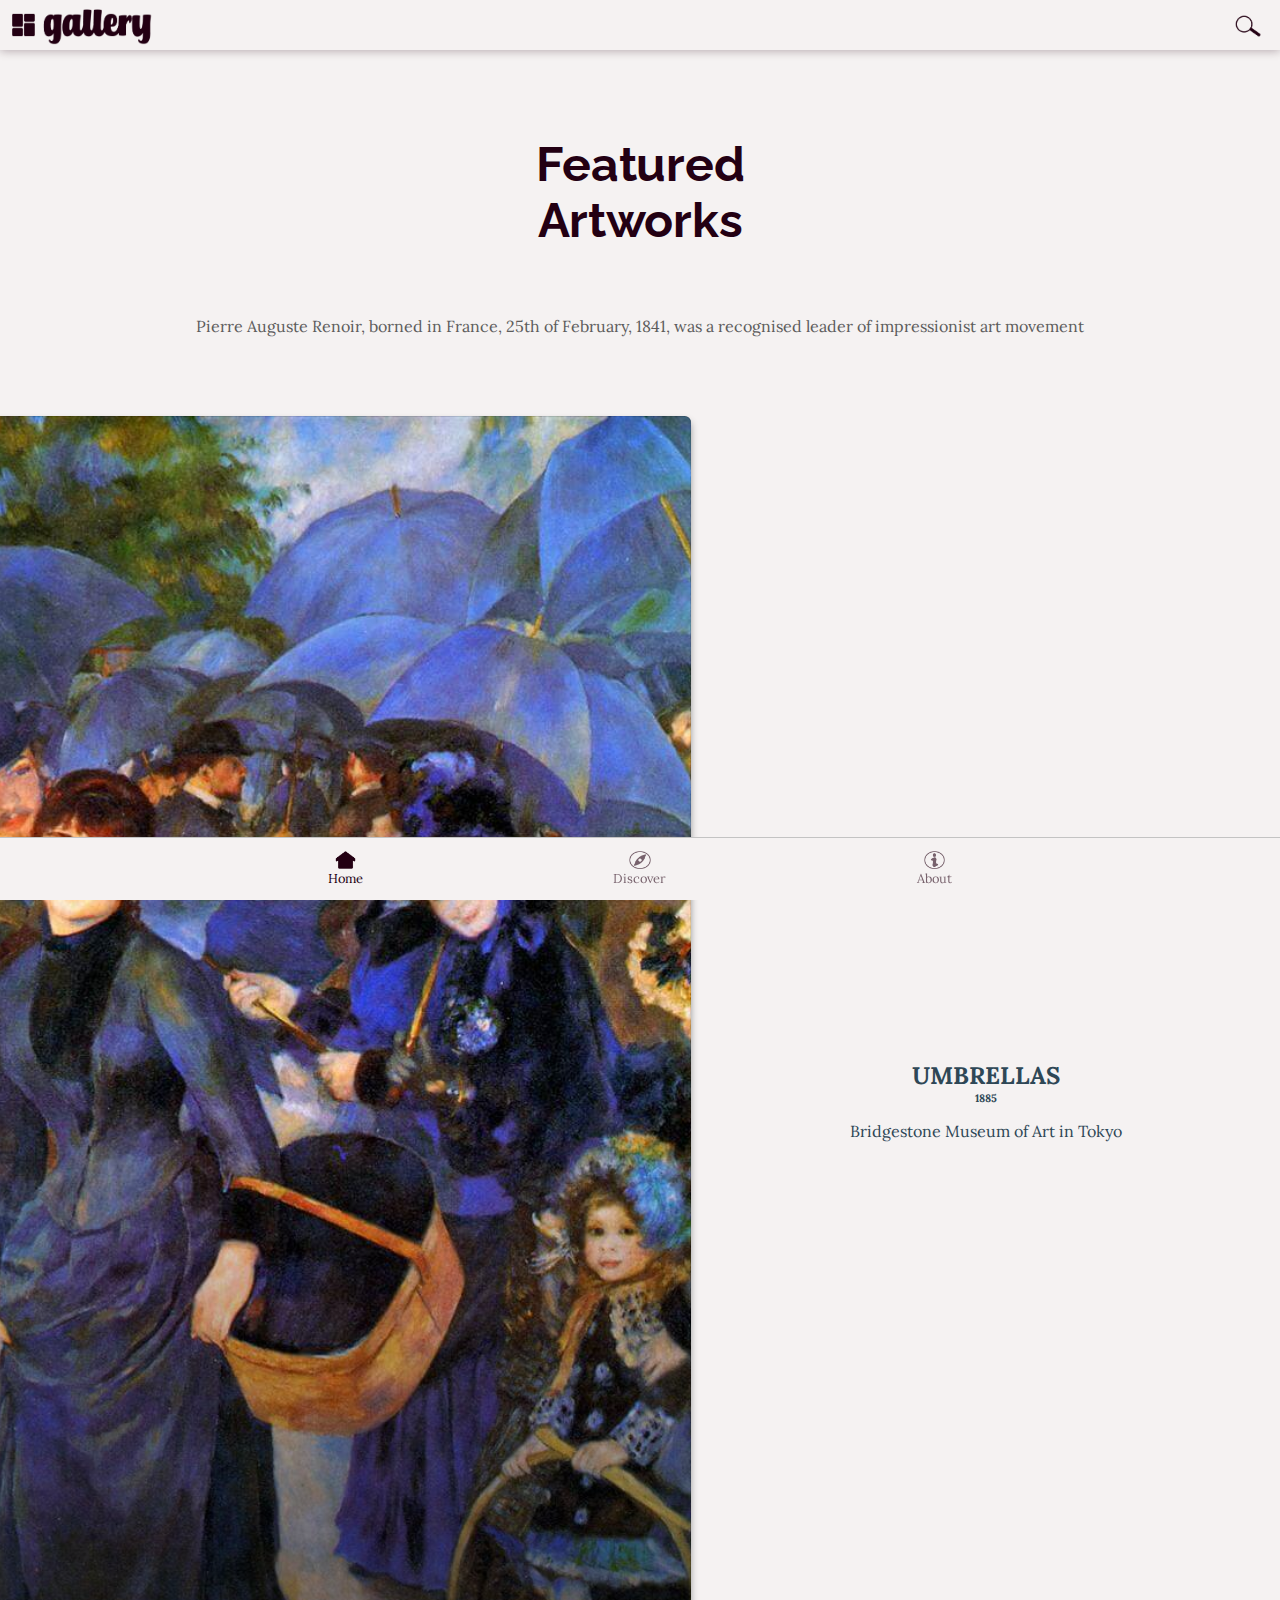
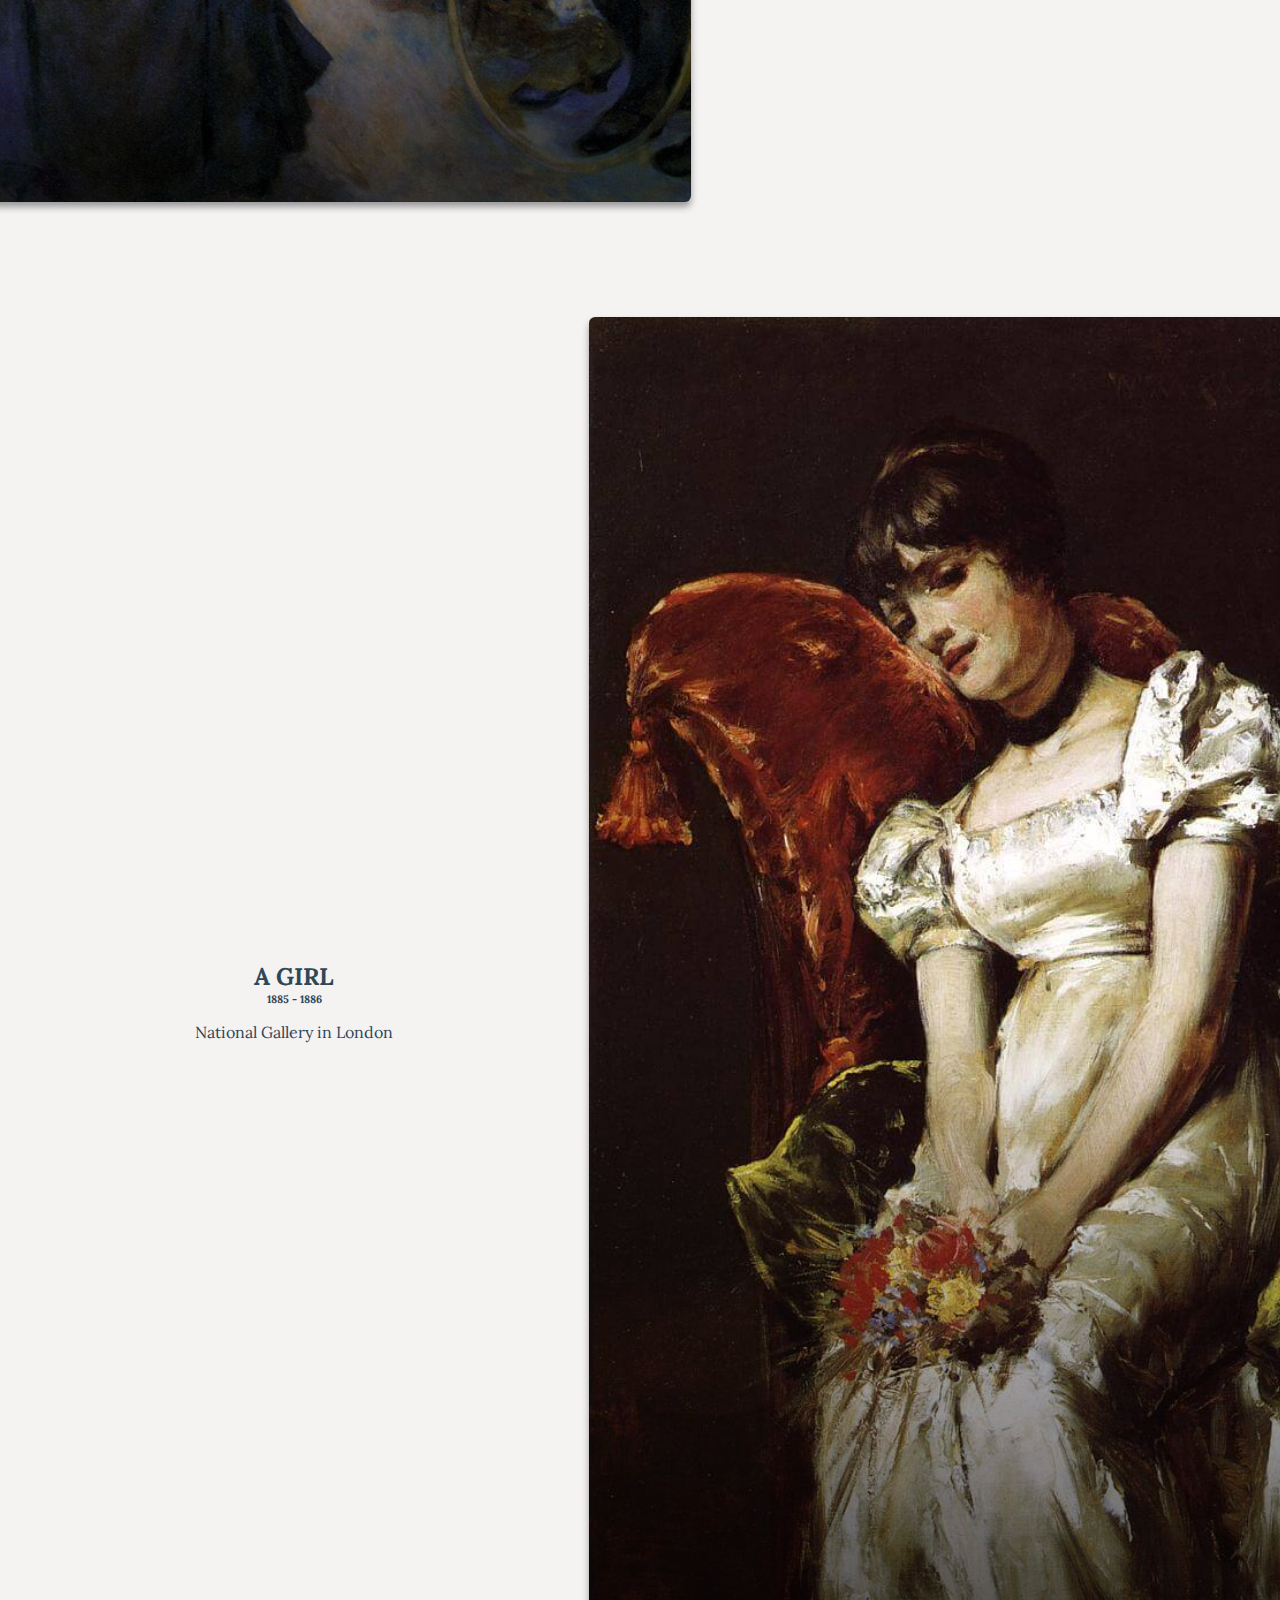
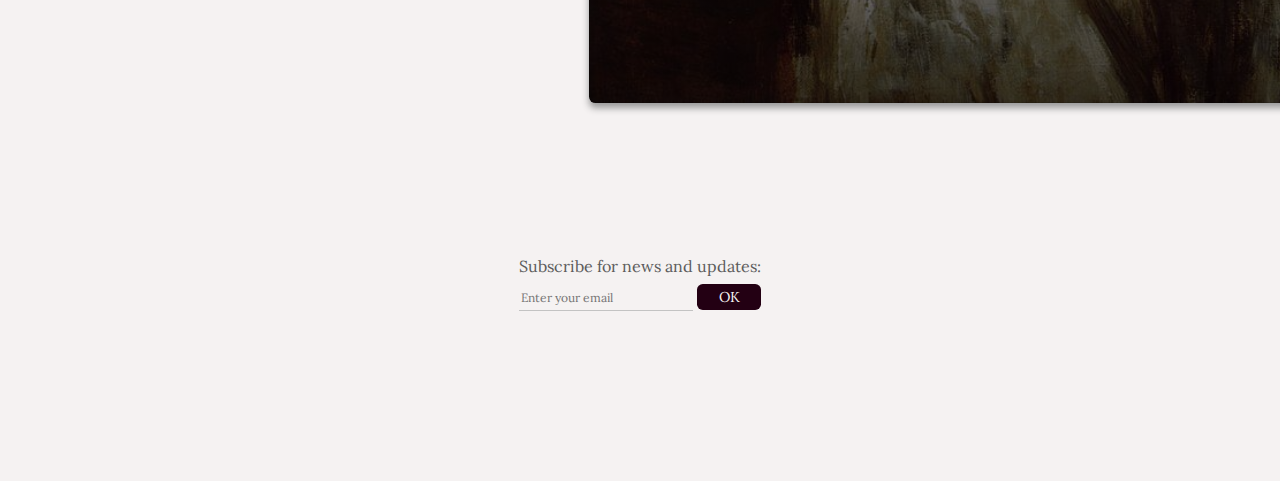
<file: index.html>
<!doctype html>
<html lang="en">

<head>
   <title>Renoir's gallery | Index</title>
   <meta charset="utf-8">
   <meta id="viewport" name="viewport" content="width=device-width, initial-scale=1, user-scalable=no">
   <link rel="icon" type="images/png" href="images/favicon.png">
   <link rel="stylesheet" href="global.css">
   <link rel="preconnect" href="https://fonts.gstatic.com">
   <link rel="stylesheet" href="https://fonts.googleapis.com/css2?family=Raleway&display=swap">
</head>

<body>
   <header id="header">
      <a href="index.html"><img src="images/header.png" height="48"></a>
      <img class="search" id="search" src="images/search.png">
   </header>
   <nav>
      <ul>
         <li>
            <a class="ico_sel" href="index.html"><img id="home" src="images/homesel.png">
               <div>Home</div>
            </a>
         </li>
         <li>
            <a class="menu_ico" href="discover.html"><img id="discover" src="images/discover.png">
               <div>Discover</div>
            </a>
         </li>
         <li>
            <a class="menu_ico" href="about.html"><img id="about" src="images/about.png">
               <div>About</div>
            </a>
         </li>
      </ul>
   </nav>
   <div class="searching" id="searching">
      <input class="search_bar" type="search" placeholder="Search">
   </div>
   <main class="contentWrapper index" id="contentWrapper">
      <h1>Featured <br> Artworks</h1>
      <p>Pierre Auguste Renoir, borned in France, 25th of February, 1841, was a recognised leader of impressionist art
         movement</p>
      <section class="featured-wrapper">
         <section class="featured left">
         </section>
         <section class="featured-content">
            <h1>Umbrellas</h1>
            <h6>1885</h6>
            <p>Bridgestone Museum of Art in Tokyo</p>
         </section>
      </section>
      <section class="featured-wrapper">
         <section class="featured right">
         </section>
         <section class="featured-content">
            <h1>A girl</h1>
            <h6>1885 - 1886</h6>
            <p>National Gallery in London</p>
         </section>
      </section>
      <section class="aside">
         <section class="contact-form">
            <form action="">
               <label for="email">Subscribe for news and updates:</label><br>
               <input type="email" id="email" placeholder="Enter your email">
               <button>OK</button>
            </form>
         </section>
      </section>
   </main>
   <script src="core.js"></script>
</body>

</html>

<!-- All icons were designed by me. All rights deserved. -->
</file>
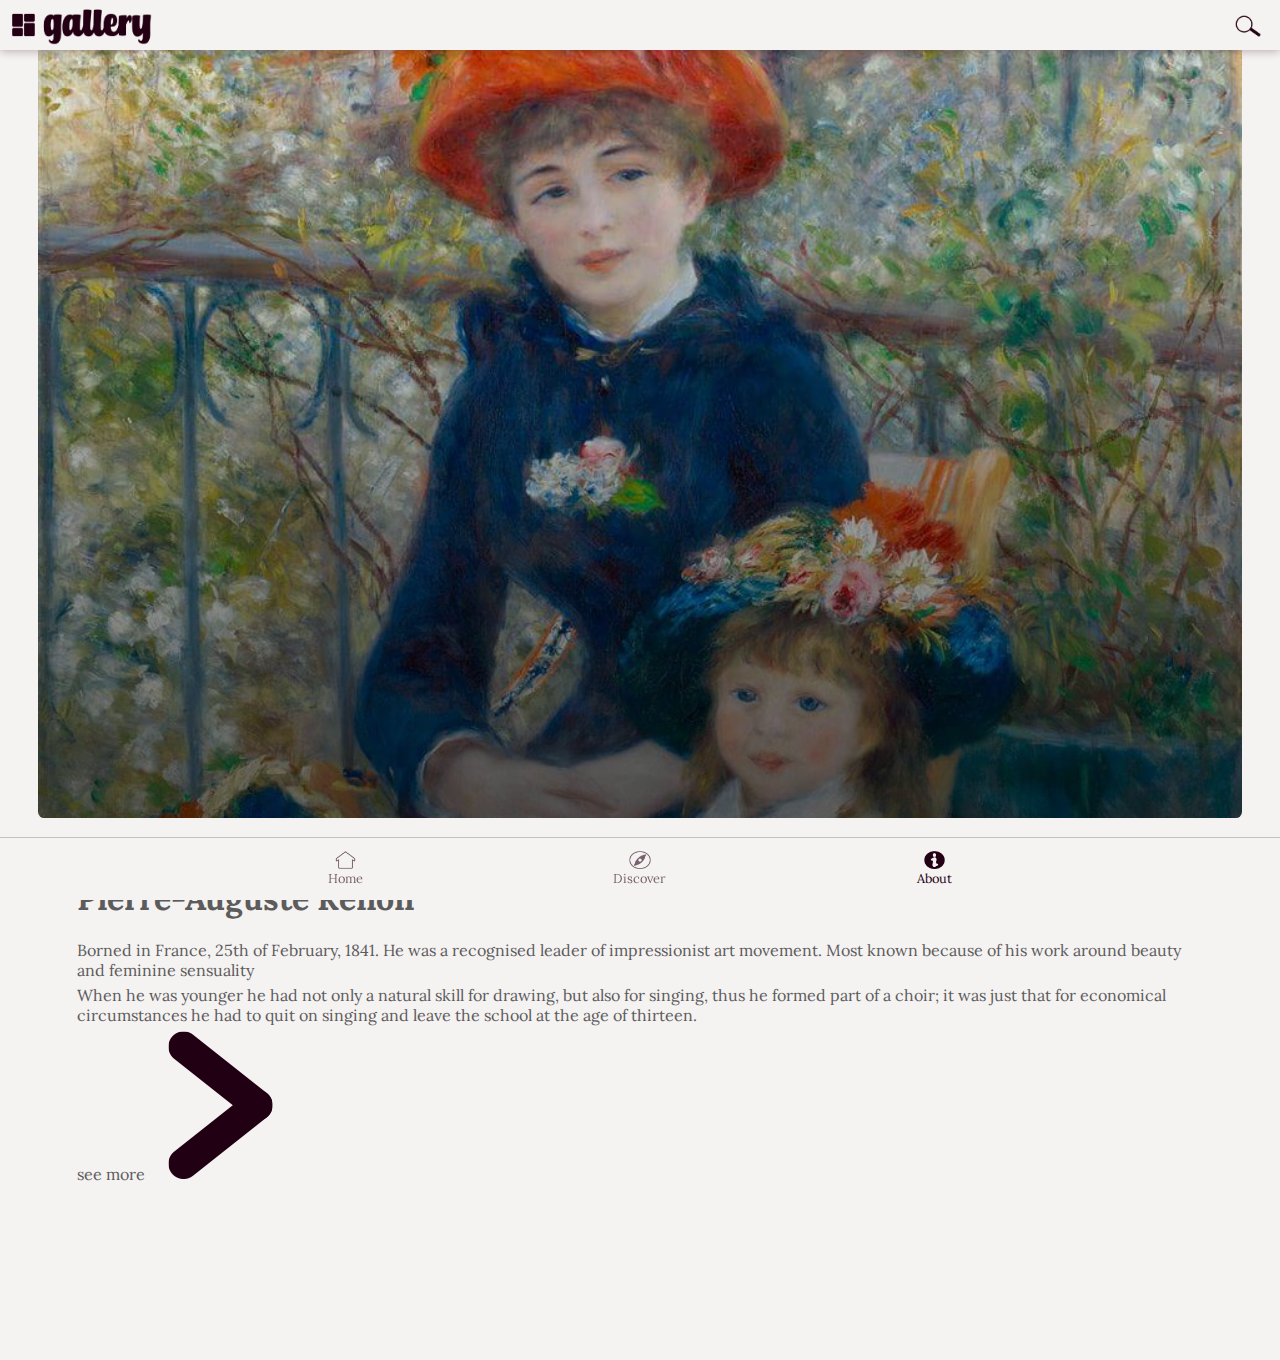
<file: about.html>
<!doctype html>
<html lang="en">
   <head>
      <title>Renoir's gallery | About</title>
      <meta charset="utf-8">
      <meta id="viewport" name="viewport" content="width=device-width, initial-scale=1, user-scalable=no">  
      <link rel="icon" type="images/png" href="images/favicon.png">
      <link rel="stylesheet" href="global.css">
      <link rel="preconnect" href="https://fonts.gstatic.com">
      <link rel="stylesheet" href="https://fonts.googleapis.com/css2?family=Raleway&display=swap">
   </head>
   <body>
      <header id="header">
         <a href="index.html"><img src="images/header.png" height="48"></a>
         <img class="search" id="search" src="images/search.png">
      </header>
      <nav>
         <ul>
         <li>
         <a class="menu_ico"  href="index.html"><img id="home" src="images/home.png"><div>Home</div></a>
         </li>
         <li>
         <a class="menu_ico" href="discover.html"><img id="discover" src="images/discover.png"><div>Discover</div></a>
         </li>
         <li>
         <a class="ico_sel" href="about.html"><img id="about" src="images/aboutsel.png"><div>About</div></a>
         </li>
         </ul>
      </nav>
      <div class="searching" id="searching">
         <input class="search_bar" type="search" placeholder="Search">
      </div>
      <main class="contentWrapper" id="contentWrapper">
      <section class="banner-wrapper">
            <!-- <a href="about.html"> -->
               <section class="banner">
               <section class="banner-bg"></section>
               </section>
            <!-- </a> -->
         </section>
         <section class="aside">
            <section class="bio-content">
               <h1>Pierre-Auguste Renoir</h1>
               <p>Borned in France, 25th of February, 1841. He was a recognised leader of 
               impressionist art movement. Most known because of his work around beauty 
               and feminine sensuality</p>
               <article>
               <p >When he was younger he had not only a natural skill for drawing, but 
               also for singing, thus he formed part of a choir; it was just that 
               for economical circumstances he had to quit on singing and leave the school at the age of thirteen. </p>
               </article>
               <section class="see-more">
                  <a>see more<img src="images/see-more.png"></a>
               </section>
            </section>
         </section>
               <!-- <em>"The pain passes, but the beauty remains"</em> -->
      </main>
      <script src="about.js"></script>
      <script src="core.js"></script>
   </body>
</html>

<!-- All icons were designed by me. All rights deserved. -->
</file>
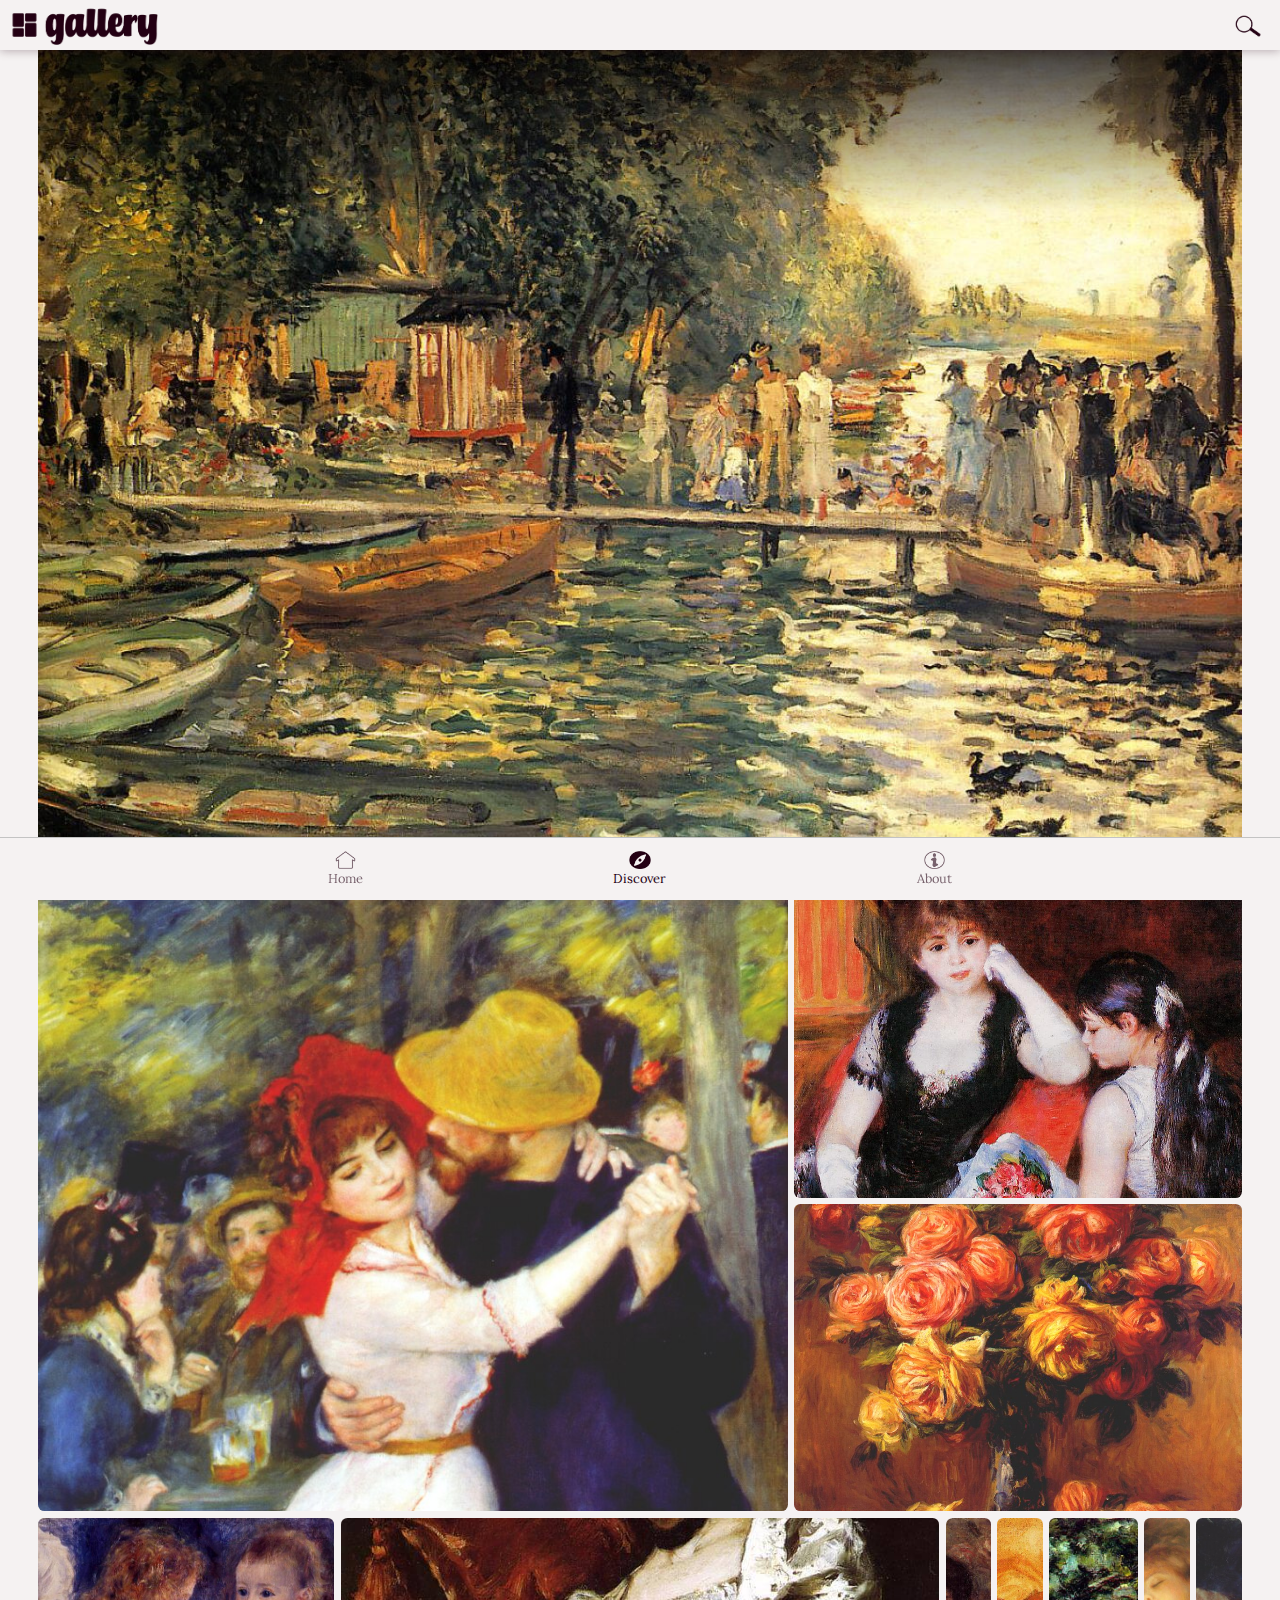
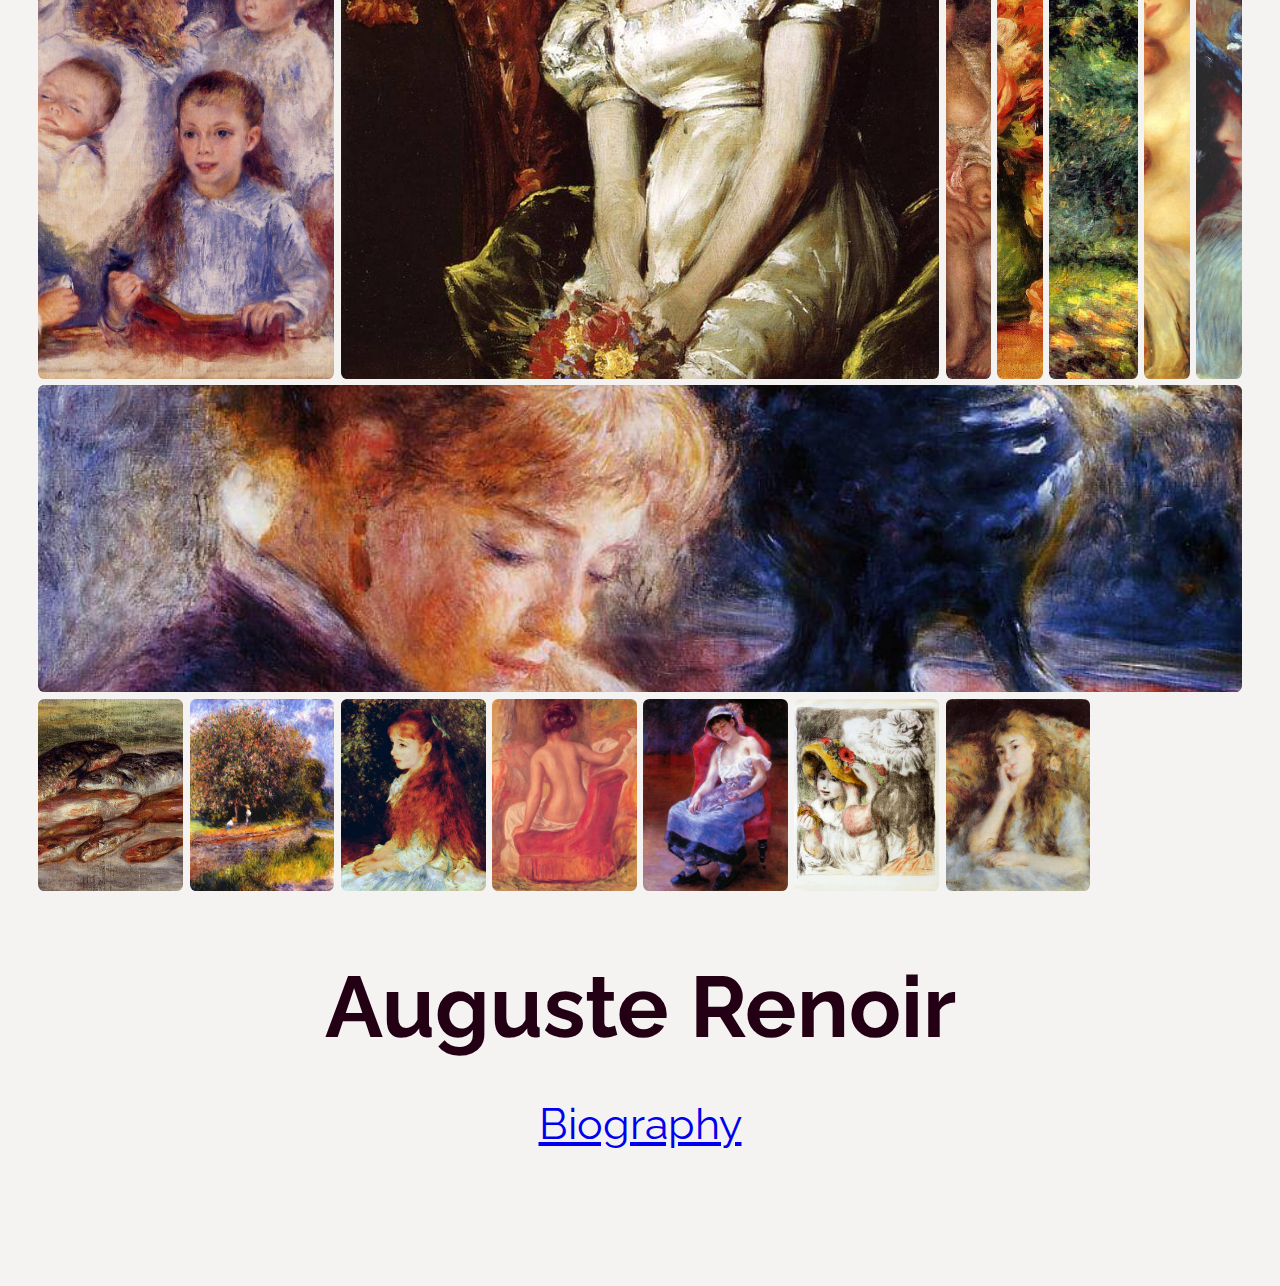
<file: discover.html>
<!doctype html>
<html>
   <head>
      <title>Renoir's gallery | Discover</title>
      <meta charset="utf-8">
      <meta id="viewport" name="viewport" content="width=device-width, initial-scale=1, user-scalable=no">  
      <link rel="icon" type="images/png" href="images/favicon.png">
      <link rel="stylesheet" href="global.css">
      <link rel="preconnect" href="https://fonts.gstatic.com">
      <link href="https://fonts.googleapis.com/css2?family=Raleway&display=swap" rel="stylesheet">
   </head>
   <body>
      <header id="header">
         <a href="index.html"><img src="images/header.png" height="50"></a>
         <img class="search" id="search" src="images/search.png">
      </header>
      <nav>
         <ul>
         <li>
         <a class="menu_ico"  href="index.html"><img id="home" src="images/home.png"><div>Home</div></a>
         </li>
         <li>
         <a class="ico_sel" href="discover.html"><img id="discover" src="images/discoversel.png"><div>Discover</div></a>
         </li>
         <li>
         <a class="menu_ico" href="about.html"><img id="about" src="images/about.png"><div>About</div></a>
         </li>
         </ul>
      </nav>
      <div class="searching" id="searching">
         <input class="search_bar" type="search" placeholder="Search">
      </div>
      <main class="contentWrapper" id="contentWrapper">
         <div class="scrollShadow"></div>
         <section class="imagesWrapper">
            <section class="hero" ><img class="img" onclick="lightbox(0)" src="images/la-grenouillere-1869.jpg"></section>
            <section class="catalogue">
               <div class="item"><img class="img a" onclick="lightbox(1)" src="images/dance-at-bougival-1883.jpg"></div>
               <div class="item"><img class="img" onclick="lightbox(2)" src="images/at-the-opera-1880.jpg"></div>
               <div class="item"><img class="img" onclick="lightbox(3)" src="images/roses-1917.jpg"></div>
               <div class="item"><img class="img" onclick="lightbox(4)" src="images/studies-of-the-children-1881.jpg"></div>
               <div class="item"><img class="img" onclick="lightbox(5)" src="images/a-girl-1.jpg"></div>
               <div class="item">
                  <section class="sub-catalogue">
                  <div class="sub-item"><img class="img" onclick="lightbox(6)" src="images/madame-and-her-daughter.jpg"></div>
                  <div class="sub-item"><img class="img" onclick="lightbox(7)" src="images/flowers.jpg"></div>
                  <div class="sub-item"><img class="img" onclick="lightbox(8)" src="images/forest-path-1875.jpg"></div>
                  <div class="sub-item"><img class="img" onclick="lightbox(9)" src="images/sleeping-woman-1897.jpg"></div>
                  <div class="sub-item"><img class="img" onclick="lightbox(10)" src="images/girl-reading-1886.jpg"></div>
                  </section>
               </div>
               <div class="item"><img class="img" onclick="lightbox(11)" src="images/young-woman-sewing.jpg"></div>
               <div class="item"><img class="img" onclick="lightbox(12)" src="images/still-life-with-fish-1.jpg"></div>
               <div class="item"><img class="img" onclick="lightbox(13)" src="images/chestnut-tree-blooming-1881.jpg"></div>
               <div class="item"><img class="img" onclick="lightbox(14)" src="images/irene-cahen-1880.jpg"></div>
               <div class="item"><img class="img" onclick="lightbox(15)" src="images/nude-in-a-chair-1900.jpg"></div>
               <div class="item"><img class="img" onclick="lightbox(16)" src="images/sleeping-girl-girl-with-a-cat-1880.jpg"></div>
               <div class="item"><img class="img" onclick="lightbox(17)" src="images/the-hatpin-1898.jpg"></div>
               <div class="item"><img class="img" onclick="lightbox(18)" src="images/the-thinker-1877.jpg"></div>
            </section>
         </section>
         <section class="bioCard">
            <h1>Auguste Renoir</h1>
            <a href="about.html">Biography</a>
         </section>
      </main>
      <div class="lightbox" id="lightbox">
         <div class="dark-close" onclick="closeLbox()">
         </div>
         <div class="close-lightbox" onclick="closeLbox()"></div>
         <figure>
            <img id="image-lightbox" onclick="change()">
         </figure>
         <img class="nav-lightbox previous" src="images/previous.png" onclick="change(0)">
         <img class="nav-lightbox next" src="images/next.png" onclick="change()">
      </div>
      <script src="script.js"></script>
   </body>
</html>

<!-- All icons were designed by me. All rights deserved. -->
</file>
<file: global.css>
@import url('https://fonts.googleapis.com/css2?family=Lora:ital,wght@0,400..700;1,400..700&display=swap');

/*Discover*/
html {
   --nav-background: #f5f2f2;
   --black-font: #5c5c5c;
   --radius: 0.4em;
   --header-height: 50px;
   --nav-height: 63px;
   --main-color: #230013;
   --featured-color: #2e4756;
   font-size: 62.5%;
}

body {
   --gap: 0.4em;
   --scroll-shadow: 18vh;
   margin: 0;
   color: var(--black-font);
   font-size: 1.4rem;
   background-color: var(--nav-background);
   font-family: 'Lora', serif;
}

header {
   position: relative;
   display: flex;
   height: var(--header-height);
   z-index: 2;
   flex-direction: row;
   justify-content: space-between;
   align-items: center;
   background-color: var(--nav-background);
   box-shadow: 0 1px 9px rgba(35, 0, 19, 0.3);
}

header a {
   display: flex;
   align-items: center;
}

.search {
   height: 24px;
   margin: 2px 18px 0 0;
}

nav {
   display: flex;
   flex-direction: row;
   align-items: center;
   height: var(--nav-height);
   position: fixed;
   top: auto;
   left: 0;
   right: 0;
   bottom: 0;
   z-index: 1;
   padding-left: 6%;
   padding-right: 6%;
   border-top: 1px solid #c3c3c3;
   background-color: var(--nav-background);
   box-sizing: border-box;
}

nav ul {
   display: flex;
   flex-direction: row;
   align-items: center;
   width: 100%;
   height: inherit;
   justify-content: space-evenly;
   margin: 0;
   padding: 0;
}

nav ul li {
   list-style: none;
}

nav ul li a {
   display: block;
}

nav a img {
   display: flex;
   flex-direction: column;
   margin: 0 auto;
   padding-bottom: 0.15rem;
   height: 18px;
}

nav a {
   font-size: 0.8em;
   color: var(--main-color);
   text-decoration: none;
}

.menu_ico {
   filter: opacity(60%);
}

.ico_sel {
   filter: none;
}

.search_bar {
   border: 1px solid #c3c3c3;
   border-radius: 1.2em;
   border-style: solid;
   min-width: 54vw;
   min-height: 2.1em;
   outline: none;
   background-image: url('images/search.png');
   background-size: 1.2em;
   background-repeat: no-repeat;
   background-position: 12px center;
   padding-left: 2.4em;
   color: #331324;
}

.search_bar::placeholder {
   color: rgba(51, 19, 36, 0.3);
}

.search_bar::-webkit-search-cancel-button {
   -webkit-appearance: none;
   background-image: url('images/remove.png');
   background-size: 1em;
   background-repeat: no-repeat;
   background-position: center center;
   height: 15px;
   width: 15px;
   filter: opacity(54%);
}

.searching {
   position: relative;
   z-index: 1;
   top: -51px;
   display: flex;
   height: 51px;
   align-items: center;
   justify-content: center;
   background-color: #f5f2f2;
   transition: top 0.2s ease-in;
}

.searching.active {
   top: 0;
}

.contentWrapper {
   position: relative;
   margin: 0 3vw calc(3vw + 3em);
   top: -51px;
   transition: top 0.2s ease-in;
}

.scrollShadow {
   position: sticky;
   top: 0;
   height: var(--scroll-shadow);
   background: linear-gradient(to top, rgba(0, 0, 0, 0), rgba(0, 0, 0, 72%));
   pointer-events: none;
}

.imagesWrapper {
   margin-top: calc(var(--scroll-shadow) * -1);
}

.img {
   width: 100%;
   height: 100%;
   object-fit: cover;
   object-position: center;
}

.catalogue {
   display: grid;
   grid-template: repeat(2, 30vw) 53vw 42vw 24vw 15vw / repeat(8, 1fr);
   gap: var(--gap);
}

.item {
   border-radius: var(--radius);
   background-size: cover;
   background-position: center;
   overflow: hidden;
}

.img.a {
   object-position: 0 -1em;
}

.item:nth-of-type(1) {
   grid-column-start: 1;
   grid-column-end: 9;
   grid-row-start: 1;
   grid-row-end: 3;
}

.item:nth-of-type(2) {
   grid-column-start: 1;
   grid-column-end: 5;
}

.item:nth-of-type(3) {
   grid-column-start: 5;
   grid-column-end: 9;
}

.item:nth-of-type(4) {
   grid-column-start: 1;
   grid-column-end: 3;
}

.item:nth-of-type(5) {
   grid-column-start: 3;
   grid-column-end: 7;
}

.item:nth-of-type(6) {
   grid-column-start: 7;
   grid-column-end: 9;
}

.item:nth-of-type(7) {
   grid-column-start: 1;
   grid-column-end: 9;
}

.sub-catalogue {
   display: grid;
   grid-template-columns: repeat(2, 1fr) 30% repeat(2, 1fr);
   height: 100%;
   gap: var(--gap);
}

.sub-item {
   border-radius: var(--radius);
   height: 100%;
   overflow: hidden;
}

.bioCard {
   display: block;
   margin: 1.8em 0;
   text-align: center;
   font-size: 2.7em;
   color: var(--main-color);
   font-family: 'Raleway', sans-serif;
}

.bioCard h1 {
   margin: 0.6em 12vw;
   width: auto;
   line-height: 0.9em;
   background-color: transparent;
}

button {
   font-family: 'Lora', serif;
}

.button {
   border: 1px solid;
   padding: 0.6em 0.9em;
   text-decoration: none;
   font-size: 0.6em;
   color: inherit;
   text-transform: uppercase;
   border-radius: var(--radius);
}

.lightbox {
   display: none;
   position: fixed;
   top: 0;
   right: 0;
   bottom: 0;
   z-index: 2;
   background-color: rgba(7, 0, 5, 96%);
   width: 100%;
   height: 100%;
}

.dark-close {
   display: flex;
   position: absolute;
   top: 0;
   left: 0;
   right: 0;
   bottom: 0;
   width: 100%;
}

.close-lightbox {
   position: absolute;
   top: 1.5rem;
   left: 1.5rem;
   background-image: url('images/closegallery.png');
   background-size: cover;
   background-position: center;
   background-color: transparent;
   height: 2.3rem;
   width: 2.3rem;
   filter: opacity(30%);
}

.close-lightbox:active,
.nav-lightbox:active {
   filter: opacity(100%);
}

figure {
   position: relative;
   width: fit-content;
   height: fit-content;
   margin: auto;
}

figure img {
   position: relative;
   display: block;
   max-height: 78vh;
   max-width: 78vw;
   margin: auto;
}

.nav-lightbox {
   position: absolute;
   bottom: 0;
   height: 2.3rem;
   width: 2.3rem;
   filter: opacity(30%);
}

.nav-lightbox.previous {
   left: calc(50% - 3rem - 4vh);
   padding: 4vh 0 3vh 4vh;
}

.nav-lightbox.next {
   right: calc(50% - 3rem - 4vh);
   padding: 4vh 4vh 3vh 0;
}

/*Index*/

.contentWrapper.index {
   margin: 0;
   overflow: hidden;
}

.contentWrapper.index > h1 {
   letter-spacing: -0.03rem;
   text-align: center;
   margin: 1.8em 6vw 1.4em;
   color: var(--main-color);
   font-size: 3em;
   font-family: 'Raleway', sans-serif;
}

.contentWrapper.index > p {
   margin: 0 12vw 5em;
   text-align: center;
}

.featured-wrapper {
   height: 48vh;
   margin-bottom: 6em;
}

.featured-content {
   display: flex;
   height: 100%;
   margin: 0.6em 0;
   padding: 0 3vw;
   color: var(--featured-color);
   flex-direction: column;
   align-items: center;
   justify-content: center;
}

.featured-content h1 {
   margin: 0;
   font-size: 1.5em;
   text-transform: uppercase;
   word-wrap: wrap;
}

.featured-content h6 {
   margin: 0;
}

.featured-content p {
   text-align: center;
   padding-bottom: 0;
}

.featured {
   height: 100%;
   min-width: 60vw;
   background-size: cover;
   border-radius: var(--radius);
   box-shadow: inset 0 0 1px #000000, 0px 5px 7px #999999;
}

.featured.left {
   margin-left: -6%;
   float: left;
   background-image: linear-gradient(
         to bottom,
         rgba(0, 0, 0, 0),
         rgba(0, 0, 0, 0),
         rgba(0, 0, 0, 72%)
      ),
      url('images/umbrellas-1886.jpg');
}

.featured.right {
   margin-right: -6%;
   float: right;
   background-image: linear-gradient(
         to bottom,
         rgba(0, 0, 0, 0),
         rgba(0, 0, 0, 0),
         rgba(0, 0, 0, 72%)
      ),
      url('images/a-girl-1.jpg');
   background-position-y: 24%;
}

.contact {
   padding: 2.4em;
   background-color: #7283a6;
}

.contact-form {
   text-align: center;
}

.contact-form input {
   margin-top: 0.6em;
   display: inline-block;
   background-color: var(--nav-background);
   border: none;
   outline: none;
   border-bottom: 1px solid #c3c3c3;
   height: 1.8em;
}

.contact-form input::placeholder {
   font-size: 0.9em;
}

.contact-form button {
   display: inline-block;
   border: none;
   border-radius: var(--radius);
   margin-bottom: 4.8em;
   padding: 0 1.5em;
   font-size: 0.9em;
   height: 1.8em;
   color: var(--nav-background);
   background-color: var(--main-color);
}

.bio-content p {
   margin: 0.3em 0;
}

.bio-content em {
   display: block;
   color: #7a7a7a;
   font-size: 0.9em;
   text-align: right;
}

/* About */

.banner {
   position: relative;
   height: 60vw;
   overflow: hidden;
   border-bottom-left-radius: var(--radius);
   border-bottom-right-radius: var(--radius);
}

.banner a {
   height: inherit;
}

.banner-bg {
   position: absolute;
   height: inherit;
   width: 100%;
   background-image: linear-gradient(
         to bottom,
         rgba(0, 0, 0, 0),
         rgba(0, 0, 0, 60%)
      ),
      url('images/two-sisters-on-terrace.jpg');
   background-size: cover;
   background-position-y: 66%;
   transform: scale(1);
}

.aside {
   padding: 2.4em;
}

.extend {
   height: 0;
   overflow: hidden;
}

.see-more-less {
   display: flex;
   float: right;
}

.see-more-less a {
   display: block;
   margin: auto 0;
   text-decoration: none;
   color: var(--main-color);
}

.see-more-less img {
   display: inline-block;
   padding-left: 0.3em;
   margin: 0;
   vertical-align: middle;
   height: 6px;
}

input {
   font-family: 'Lora', serif;
}

@media (orientation: landscape) {
   .featured-wrapper {
      height: 160vh;
   }
}

@media screen and (min-width: 768px) {
   body {
      font-size: 1.6rem;
   }

   .catalogue {
      display: grid;
      grid-template: repeat(2, 24vw) 36vw 24vw 15vw / repeat(8, 1fr);
      gap: var(--gap);
   }

   .item:nth-of-type(1) {
      grid-column-start: 1;
      grid-column-end: 6;
   }

   .item:nth-of-type(2) {
      grid-column-start: 6;
      grid-column-end: 9;
      grid-row-start: 1;
      grid-row-end: 2;
   }

   .item:nth-of-type(3) {
      grid-column-start: 6;
      grid-column-end: 9;
   }

   .close-lightbox {
      top: 2.4em;
      left: 2.4em;
      width: 1.8en;
      height: 1.8en;
   }

   /* Index */

   .contentWrapper.index {
      margin-bottom: 1vw;
   }

   .featured-wrapper {
      height: 154vh;
      margin-bottom: 7.2em;
   }
}
/** 
 * Could not write on search bar input because of z-index was <1.
 * All icons were designed by me. All rights deserved. 
 */
</file>
